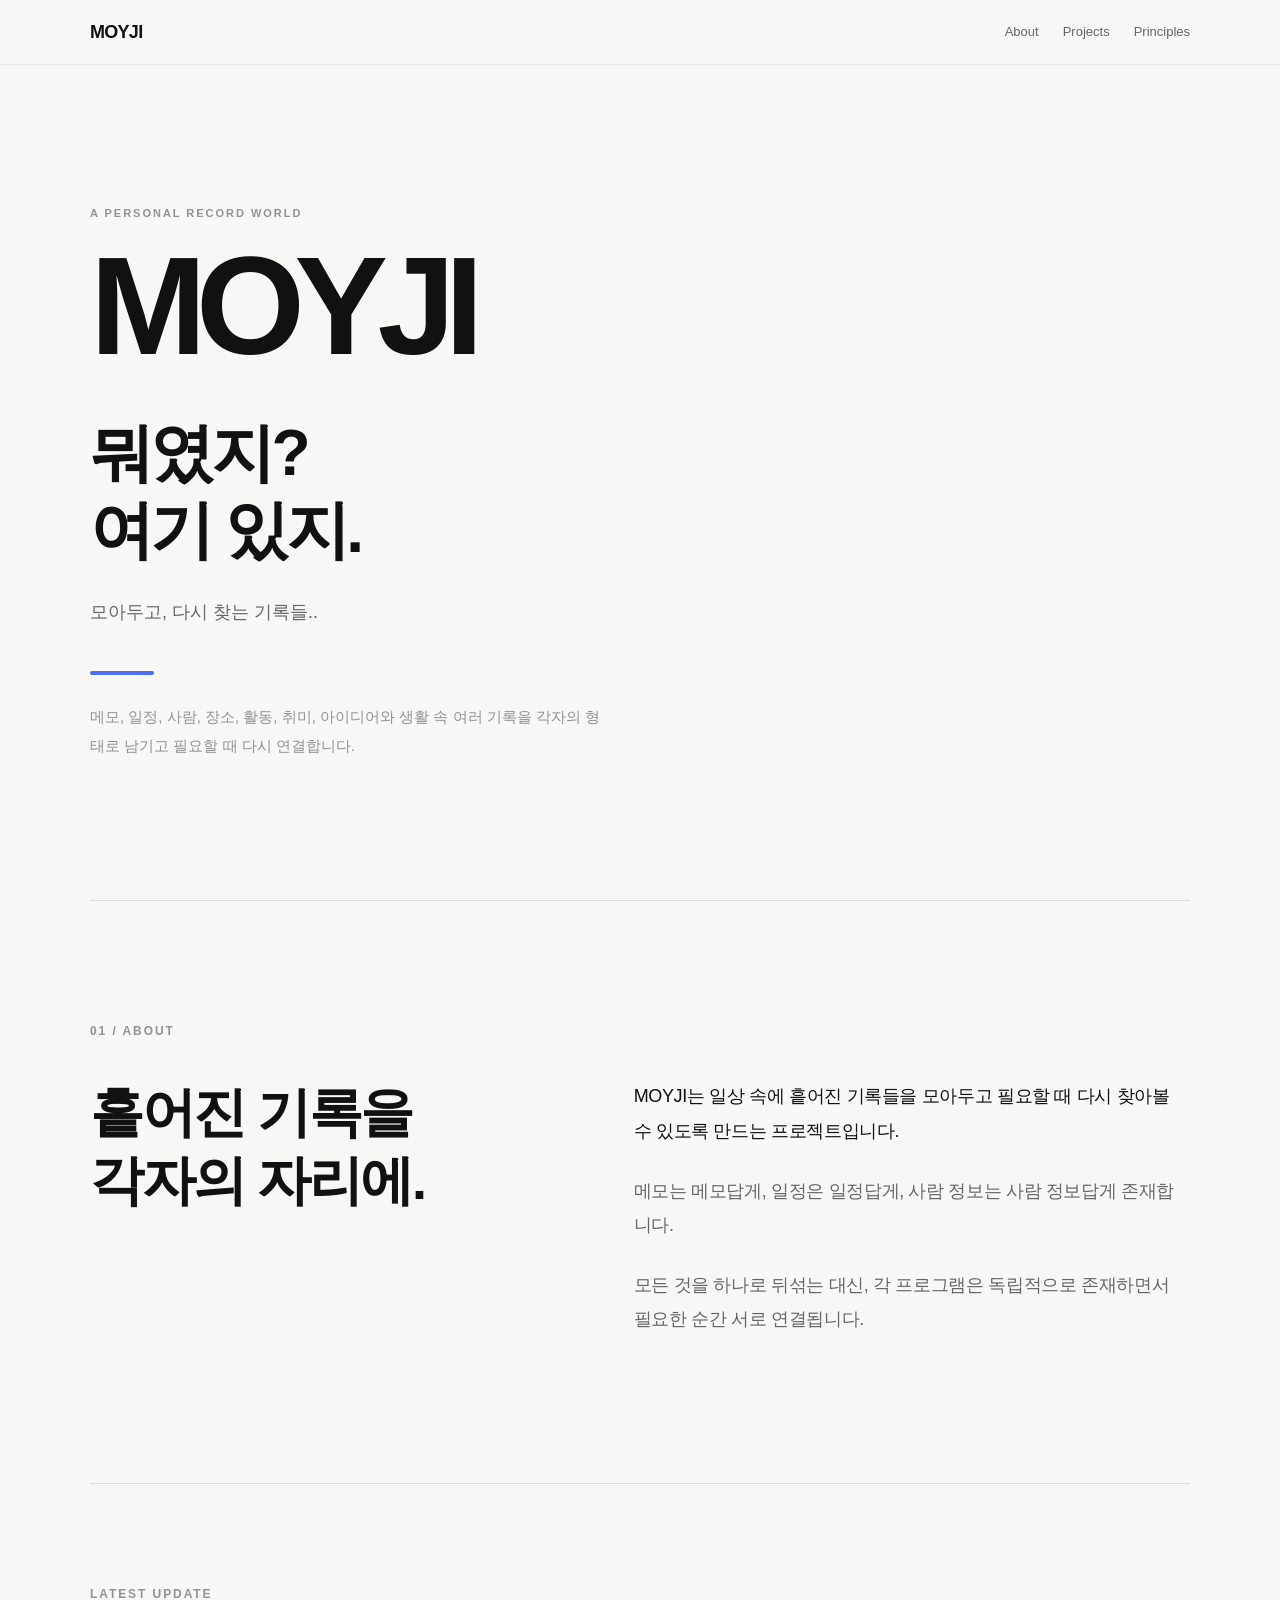
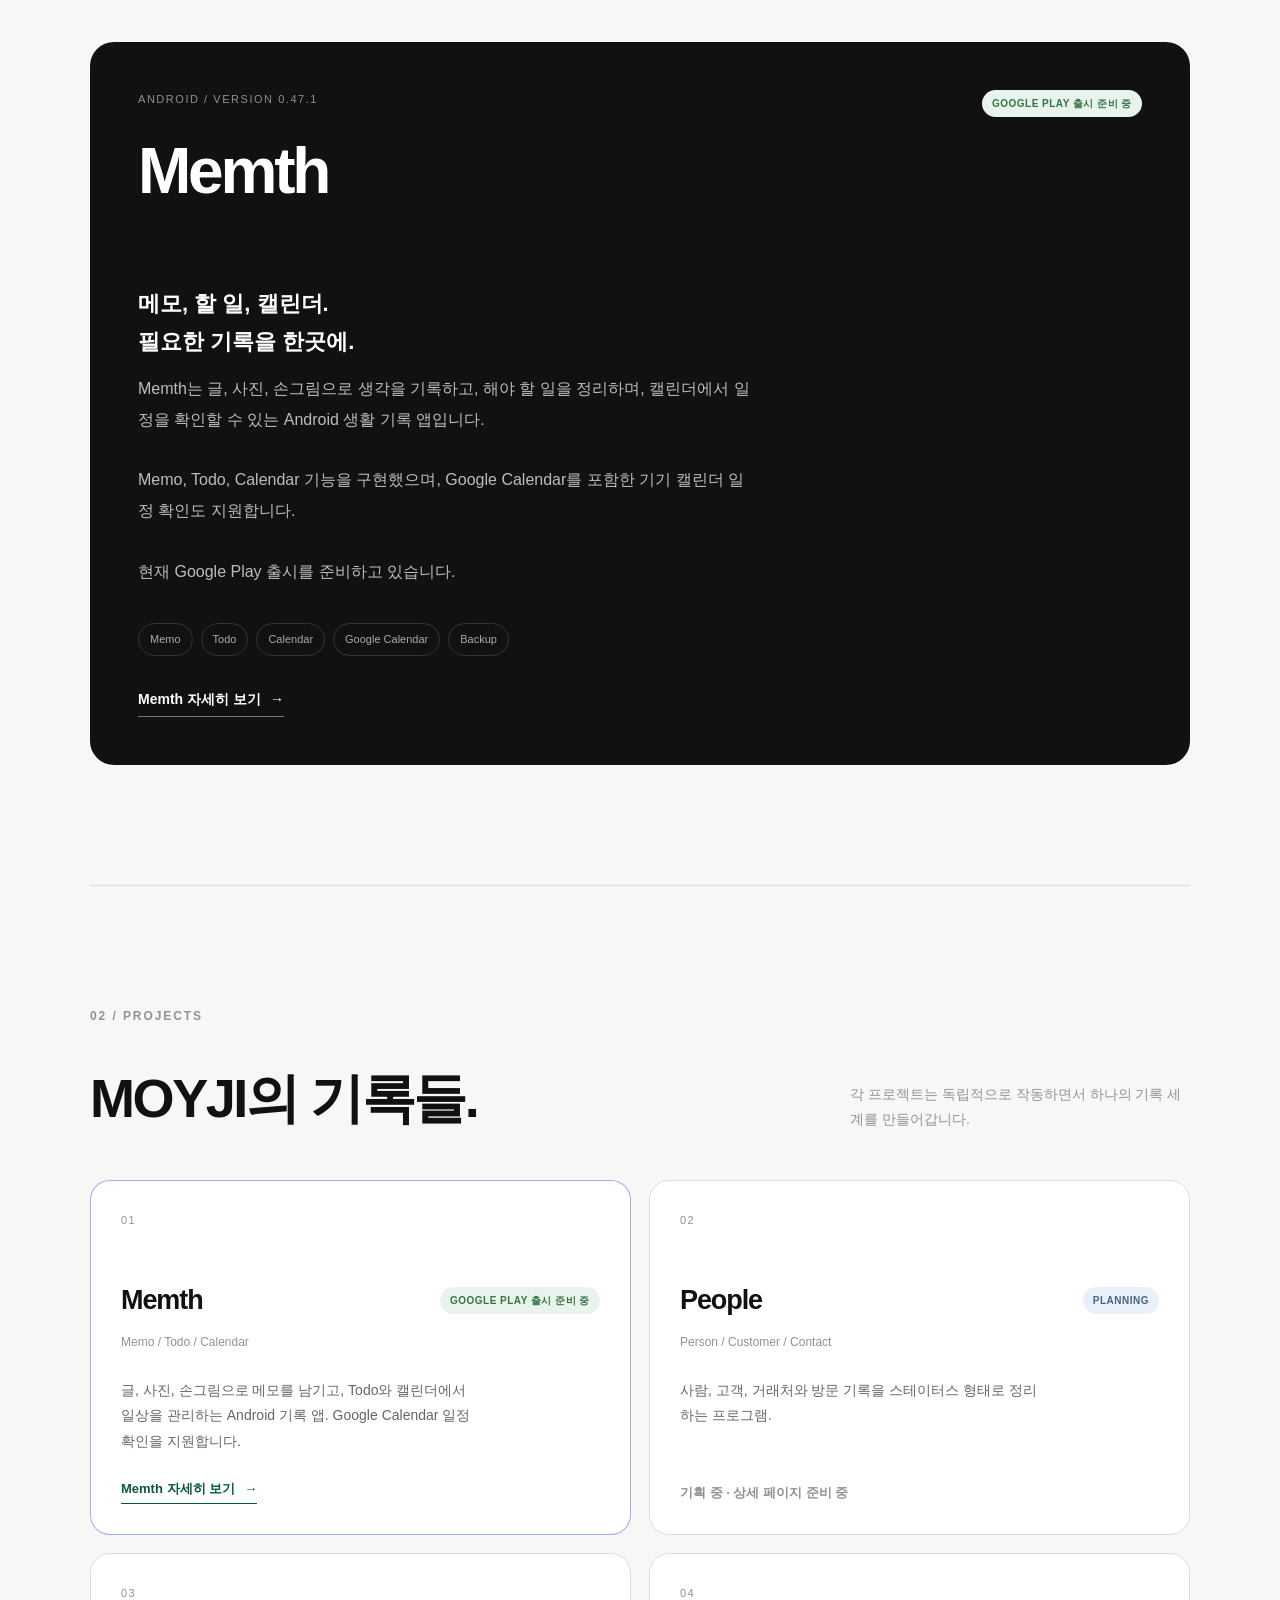
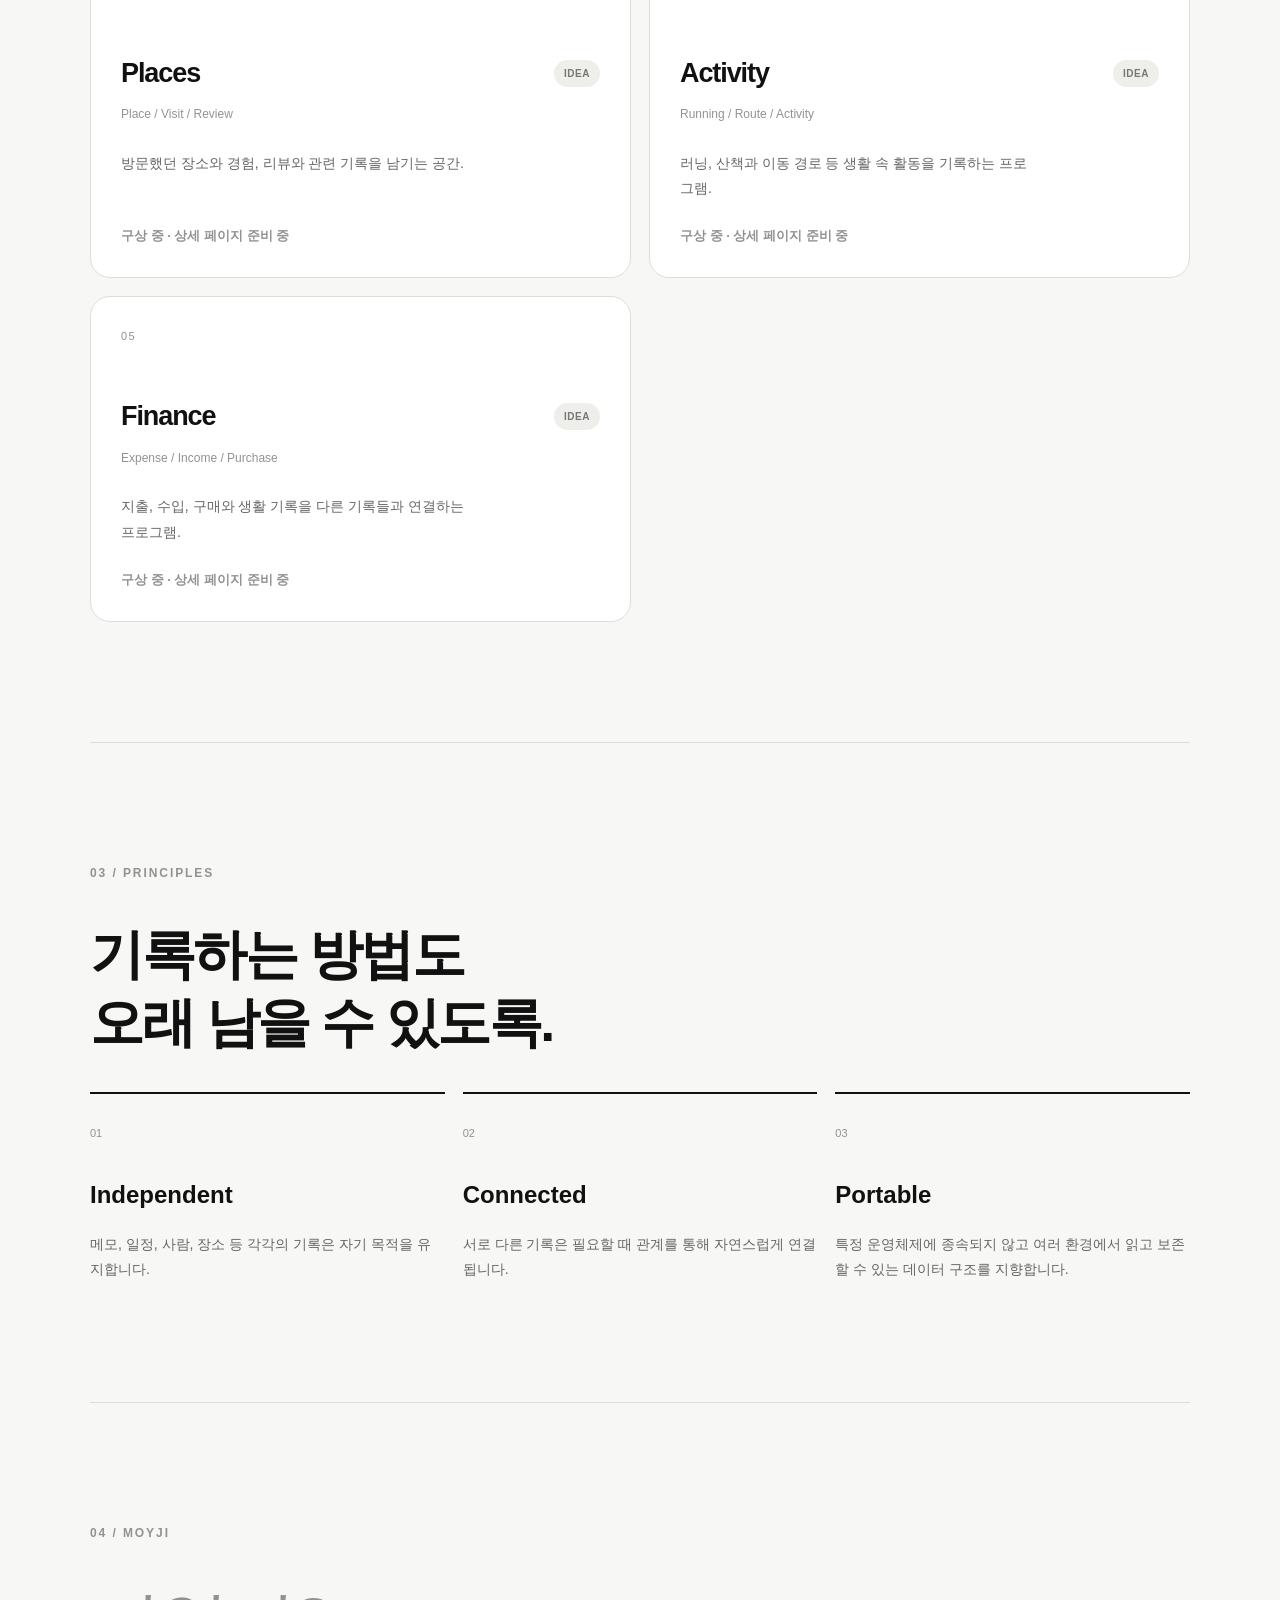
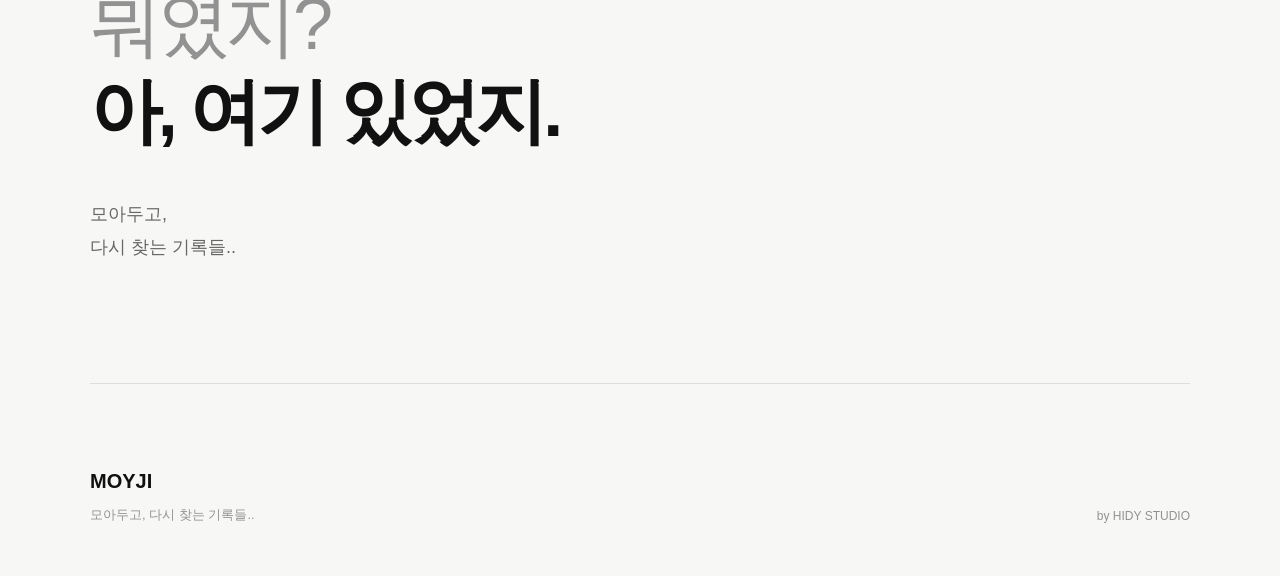
<file: index.html>
<!DOCTYPE html>
<html lang="ko">

<head>
  <meta charset="UTF-8">
  <meta name="viewport" content="width=device-width, initial-scale=1.0">

  <title>MOYJI — 모아두고, 다시 찾는 기록들..</title>

  <meta
    name="description"
    content="MOYJI — 뭐였지? 여기 있지. 모아두고, 다시 찾는 기록들.."
  >

  <link rel="icon" href="favicon.svg" type="image/svg+xml">
  <link rel="stylesheet" href="style.css">

  <style>

    /* MEMTH LINK */

    .memth-link {
      display: inline-flex;
      align-items: center;
      gap: 9px;
      margin-top: 24px;
      padding-bottom: 3px;
      color: #07593c;
      font-size: 13px;
      font-weight: 700;
      text-decoration: none;
      border-bottom: 1px solid currentColor;
    }

    .memth-link:hover {
      color: #043c28;
    }

    /* LATEST UPDATE LINK */

    .focus-link {
      display: inline-flex;
      align-items: center;
      gap: 9px;
      align-self: flex-start;
      margin-top: 32px;
      padding-bottom: 5px;
      color: #ffffff;
      font-size: 14px;
      font-weight: 700;
      text-decoration: none;
      border-bottom: 1px solid #777777;
    }

    .focus-link:hover {
      color: #bde3ce;
      border-color: #bde3ce;
    }

    /* PROJECT CARD FOOTER */

    .project-card {
      display: flex;
      flex-direction: column;
    }

    .project-card .memth-link {
      align-self: flex-start;
      margin-top: auto;
      padding-top: 24px;
    }

    .project-note {
      margin-top: auto;
      padding-top: 24px;
      color: #929292;
      font-size: 13px;
      font-weight: 600;
    }

  </style>

</head>

<body>

  <!-- NAVIGATION -->

  <nav class="top-nav">

    <div class="nav-inner">

      <a class="nav-logo" href="#top">
        MOYJI
      </a>

      <div class="nav-links">
        <a href="#about">About</a>
        <a href="#projects">Projects</a>
        <a href="#principles">Principles</a>
      </div>

    </div>

  </nav>


  <main id="top">


    <!-- HERO -->

    <header class="hero">

      <p class="eyebrow">
        A PERSONAL RECORD WORLD
      </p>

      <h1 class="hero-logo">
        MOYJI
      </h1>

      <h2 class="catchphrase">
        뭐였지?<br>
        여기 있지.
      </h2>

      <p class="tagline">
        모아두고, 다시 찾는 기록들..
      </p>

      <div class="accent-line"></div>

      <p class="hero-description">
        메모, 일정, 사람, 장소, 활동, 취미,
        아이디어와 생활 속 여러 기록을
        각자의 형태로 남기고 필요할 때 다시 연결합니다.
      </p>

    </header>


    <!-- ABOUT -->

    <section id="about" class="section">

      <div class="section-label">
        01 / ABOUT
      </div>

      <div class="about-layout">

        <h2 class="section-heading">
          흩어진 기록을<br>
          각자의 자리에.
        </h2>

        <div class="about-content">

          <p>
            MOYJI는 일상 속에 흩어진 기록들을
            모아두고 필요할 때 다시 찾아볼 수 있도록
            만드는 프로젝트입니다.
          </p>

          <p class="muted">
            메모는 메모답게,
            일정은 일정답게,
            사람 정보는 사람 정보답게 존재합니다.
          </p>

          <p class="muted">
            모든 것을 하나로 뒤섞는 대신,
            각 프로그램은 독립적으로 존재하면서
            필요한 순간 서로 연결됩니다.
          </p>

        </div>

      </div>

    </section>


    <!-- LATEST UPDATE : MEMTH -->

    <section class="section focus-section">

      <div class="section-label">
        LATEST UPDATE
      </div>

      <div class="focus-card">

        <div class="focus-top">

          <div>

            <p class="focus-caption">
              ANDROID / VERSION 0.47.1
            </p>

            <h2>
              Memth
            </h2>

          </div>

          <span class="status developing">
            Google Play 출시 준비 중
          </span>

        </div>

        <p class="focus-title">
          메모, 할 일, 캘린더.<br>
          필요한 기록을 한곳에.
        </p>

        <p class="focus-description">
          Memth는 글, 사진, 손그림으로 생각을 기록하고,
          해야 할 일을 정리하며,
          캘린더에서 일정을 확인할 수 있는
          Android 생활 기록 앱입니다.
          <br><br>
          Memo, Todo, Calendar 기능을 구현했으며,
          Google Calendar를 포함한 기기 캘린더
          일정 확인도 지원합니다.
          <br><br>
          현재 Google Play 출시를 준비하고 있습니다.
        </p>

        <div class="focus-tags">

          <span>Memo</span>
          <span>Todo</span>
          <span>Calendar</span>
          <span>Google Calendar</span>
          <span>Backup</span>

        </div>

        <a class="focus-link" href="memth.html">
          Memth 자세히 보기
          <span aria-hidden="true">→</span>
        </a>

      </div>

    </section>


    <!-- PROJECTS -->

    <section id="projects" class="section">

      <div class="section-label">
        02 / PROJECTS
      </div>

      <div class="section-head">

        <h2 class="section-heading">
          MOYJI의 기록들.
        </h2>

        <p>
          각 프로젝트는 독립적으로 작동하면서
          하나의 기록 세계를 만들어갑니다.
        </p>

      </div>


      <div class="projects">


        <!-- MEMTH -->

        <article class="project-card highlight">

          <div class="project-number">
            01
          </div>

          <div class="project-head">

            <h3>Memth</h3>

            <span class="status developing">
              Google Play 출시 준비 중
            </span>

          </div>

          <p class="project-category">
            Memo / Todo / Calendar
          </p>

          <p class="project-description">
            글, 사진, 손그림으로 메모를 남기고,
            Todo와 캘린더에서 일상을 관리하는
            Android 기록 앱.
            Google Calendar 일정 확인을 지원합니다.
          </p>

          <a class="memth-link" href="memth.html">
            Memth 자세히 보기
            <span aria-hidden="true">→</span>
          </a>

        </article>


        <!-- PEOPLE -->

        <article class="project-card">

          <div class="project-number">
            02
          </div>

          <div class="project-head">

            <h3>People</h3>

            <span class="status planning">
              Planning
            </span>

          </div>

          <p class="project-category">
            Person / Customer / Contact
          </p>

          <p class="project-description">
            사람, 고객, 거래처와 방문 기록을
            스테이터스 형태로 정리하는 프로그램.
          </p>

          <div class="project-note">
            기획 중 · 상세 페이지 준비 중
          </div>

        </article>


        <!-- PLACES -->

        <article class="project-card">

          <div class="project-number">
            03
          </div>

          <div class="project-head">

            <h3>Places</h3>

            <span class="status idea">
              Idea
            </span>

          </div>

          <p class="project-category">
            Place / Visit / Review
          </p>

          <p class="project-description">
            방문했던 장소와 경험,
            리뷰와 관련 기록을 남기는 공간.
          </p>

          <div class="project-note">
            구상 중 · 상세 페이지 준비 중
          </div>

        </article>


        <!-- ACTIVITY -->

        <article class="project-card">

          <div class="project-number">
            04
          </div>

          <div class="project-head">

            <h3>Activity</h3>

            <span class="status idea">
              Idea
            </span>

          </div>

          <p class="project-category">
            Running / Route / Activity
          </p>

          <p class="project-description">
            러닝, 산책과 이동 경로 등
            생활 속 활동을 기록하는 프로그램.
          </p>

          <div class="project-note">
            구상 중 · 상세 페이지 준비 중
          </div>

        </article>


        <!-- FINANCE -->

        <article class="project-card">

          <div class="project-number">
            05
          </div>

          <div class="project-head">

            <h3>Finance</h3>

            <span class="status idea">
              Idea
            </span>

          </div>

          <p class="project-category">
            Expense / Income / Purchase
          </p>

          <p class="project-description">
            지출, 수입, 구매와 생활 기록을
            다른 기록들과 연결하는 프로그램.
          </p>

          <div class="project-note">
            구상 중 · 상세 페이지 준비 중
          </div>

        </article>

      </div>

    </section>


    <!-- PRINCIPLES -->

    <section id="principles" class="section">

      <div class="section-label">
        03 / PRINCIPLES
      </div>

      <h2 class="section-heading">
        기록하는 방법도<br>
        오래 남을 수 있도록.
      </h2>

      <div class="principles">

        <article class="principle">

          <span class="principle-number">01</span>

          <h3>Independent</h3>

          <p>
            메모, 일정, 사람, 장소 등
            각각의 기록은 자기 목적을 유지합니다.
          </p>

        </article>


        <article class="principle">

          <span class="principle-number">02</span>

          <h3>Connected</h3>

          <p>
            서로 다른 기록은 필요할 때
            관계를 통해 자연스럽게 연결됩니다.
          </p>

        </article>


        <article class="principle">

          <span class="principle-number">03</span>

          <h3>Portable</h3>

          <p>
            특정 운영체제에 종속되지 않고
            여러 환경에서 읽고 보존할 수 있는
            데이터 구조를 지향합니다.
          </p>

        </article>

      </div>

    </section>


    <!-- PHILOSOPHY -->

    <section class="section philosophy">

      <div class="section-label">
        04 / MOYJI
      </div>

      <blockquote>

        <span>뭐였지?</span>

        <strong>
          아, 여기 있었지.
        </strong>

      </blockquote>

      <p>
        모아두고,<br>
        다시 찾는 기록들..
      </p>

    </section>


    <!-- FOOTER -->

    <footer>

      <div class="footer-brand">

        <strong>MOYJI</strong>

        <p>
          모아두고, 다시 찾는 기록들..
        </p>

      </div>

      <div class="footer-right">

        <span>
          by HIDY STUDIO
        </span>

      </div>

    </footer>

  </main>

</body>

</html>
</file>
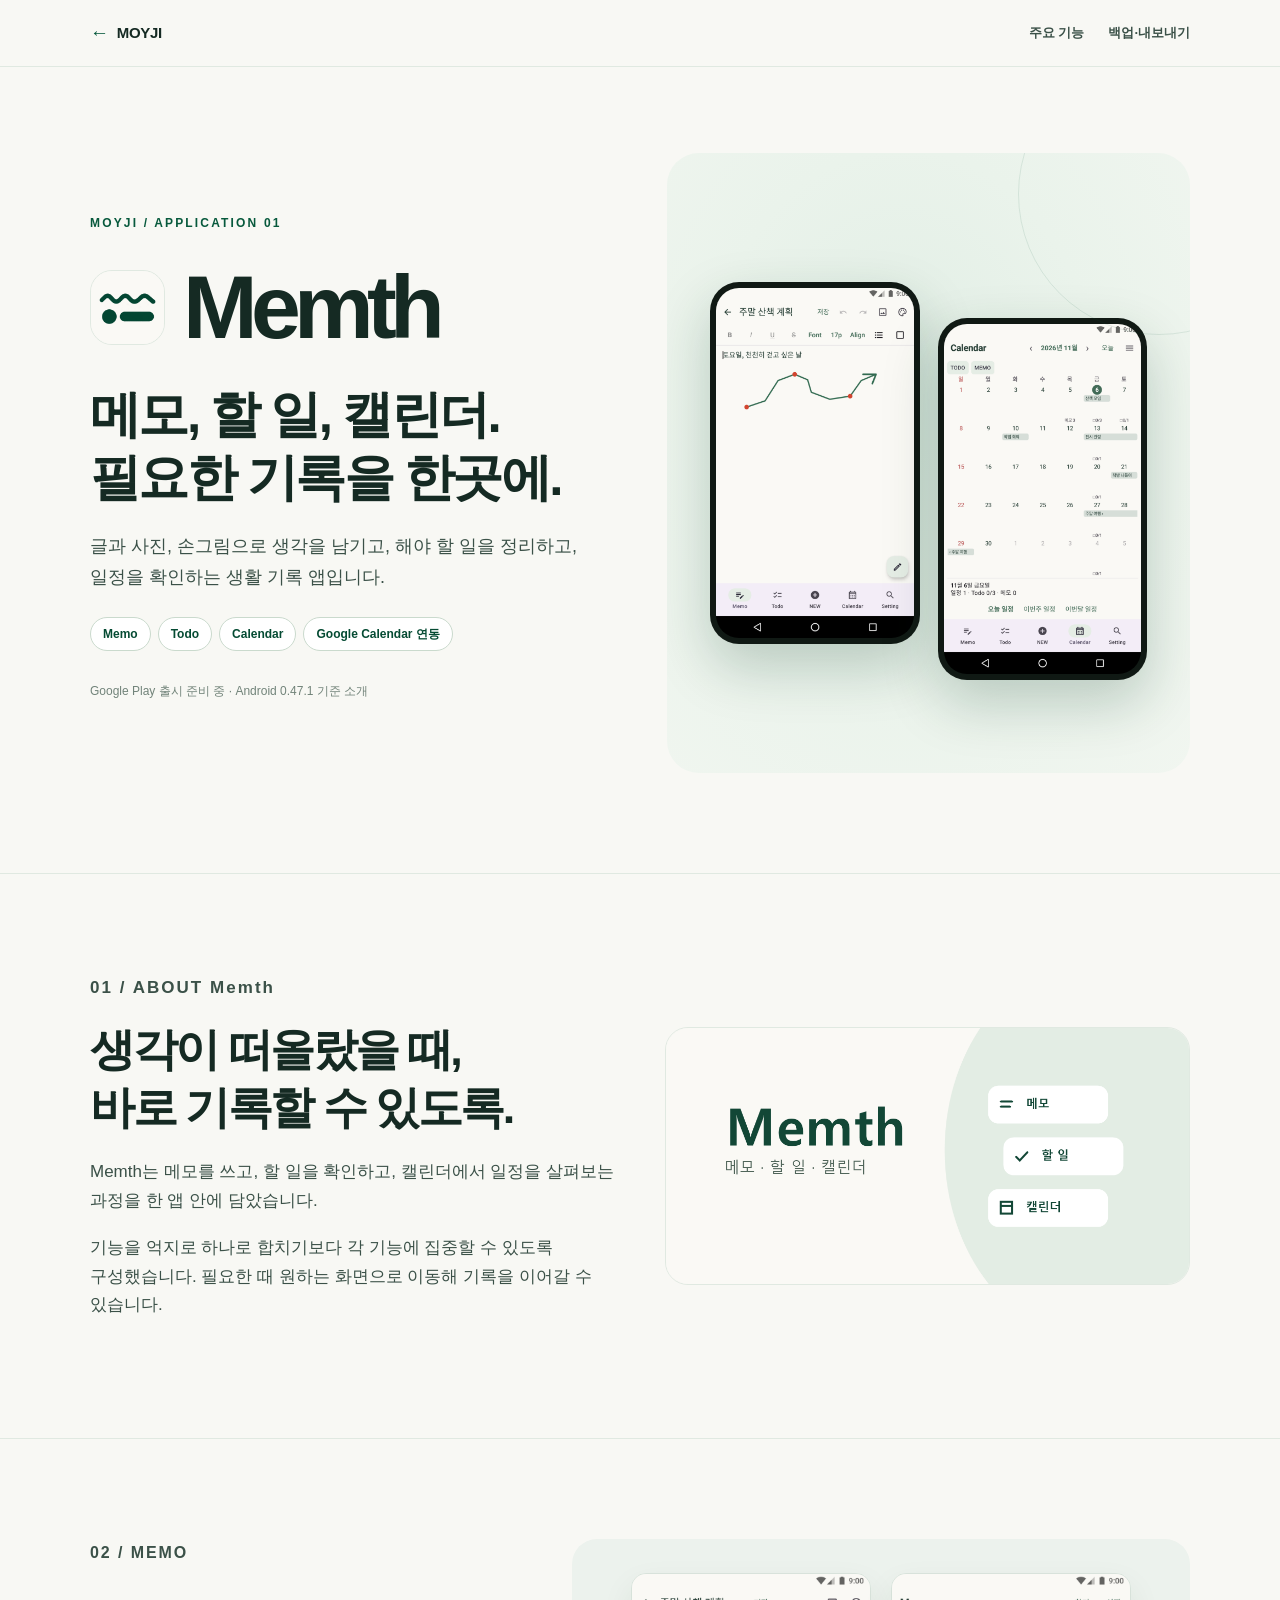
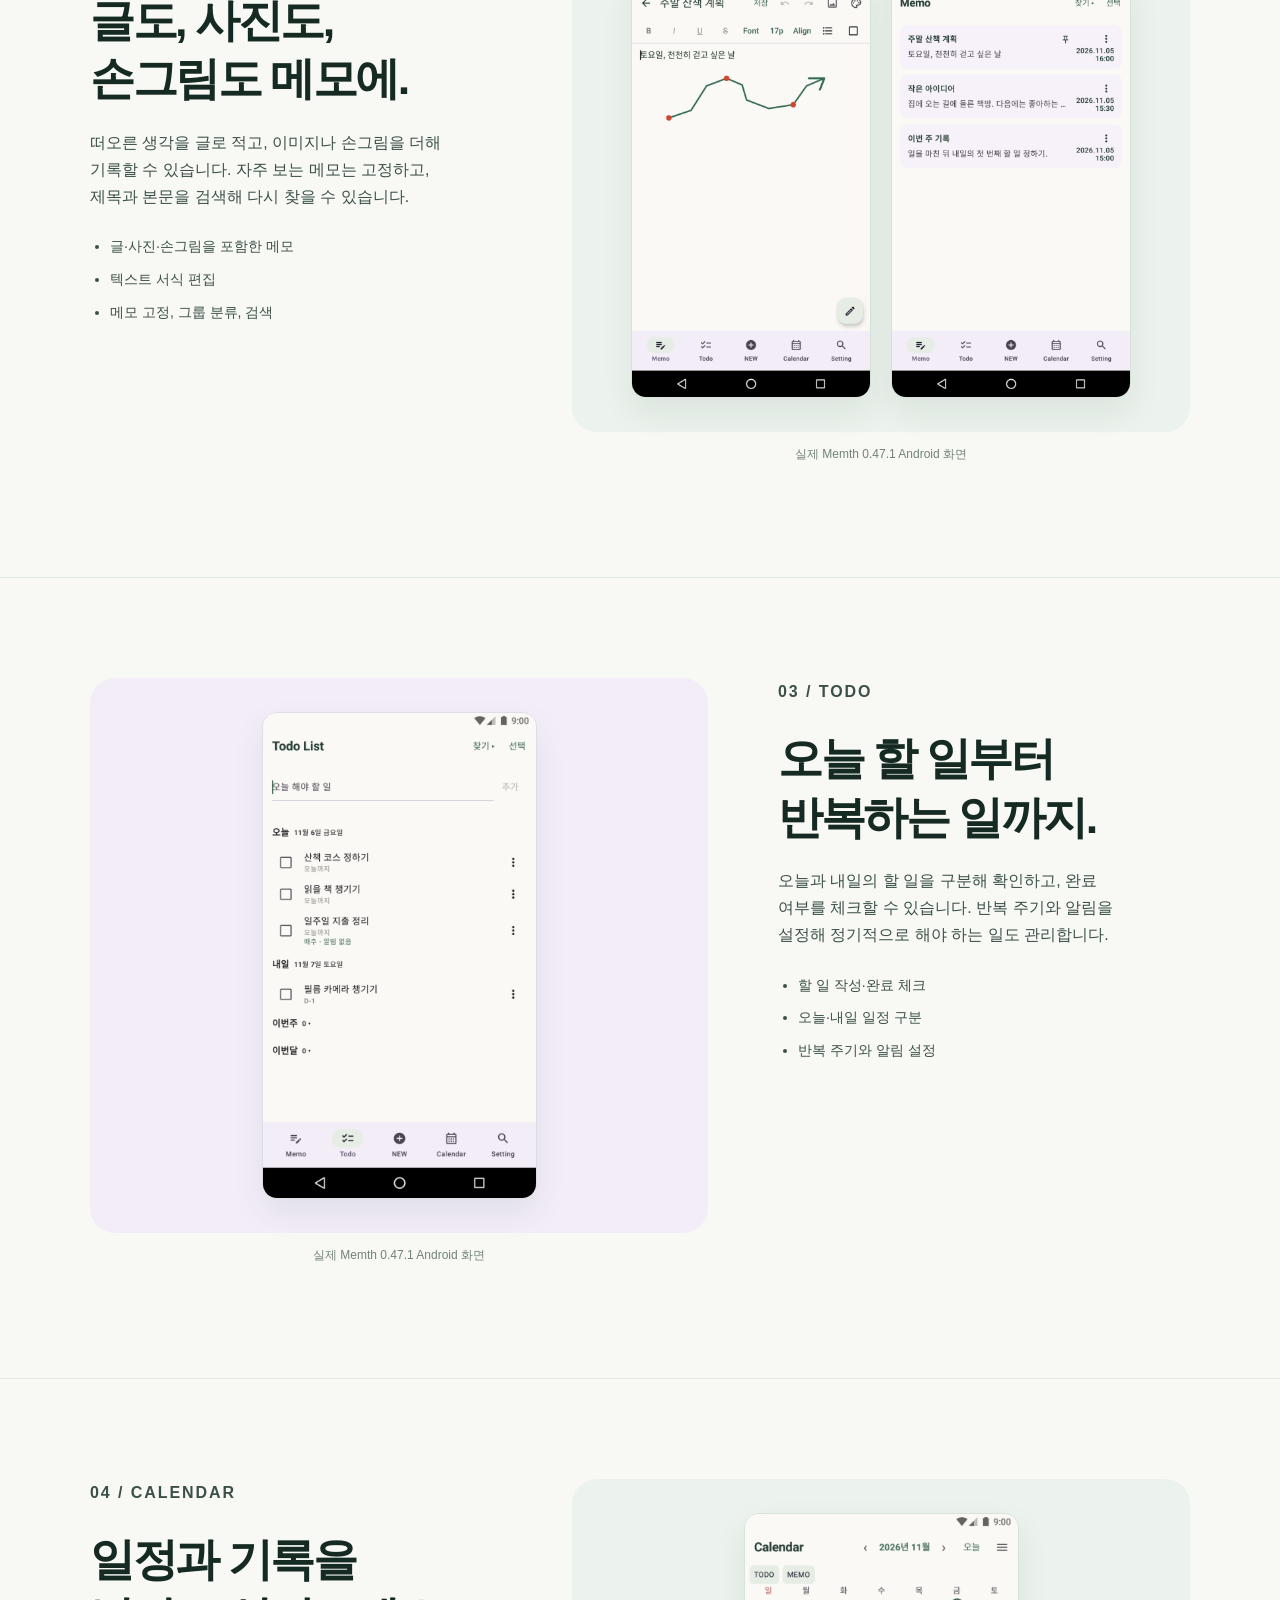
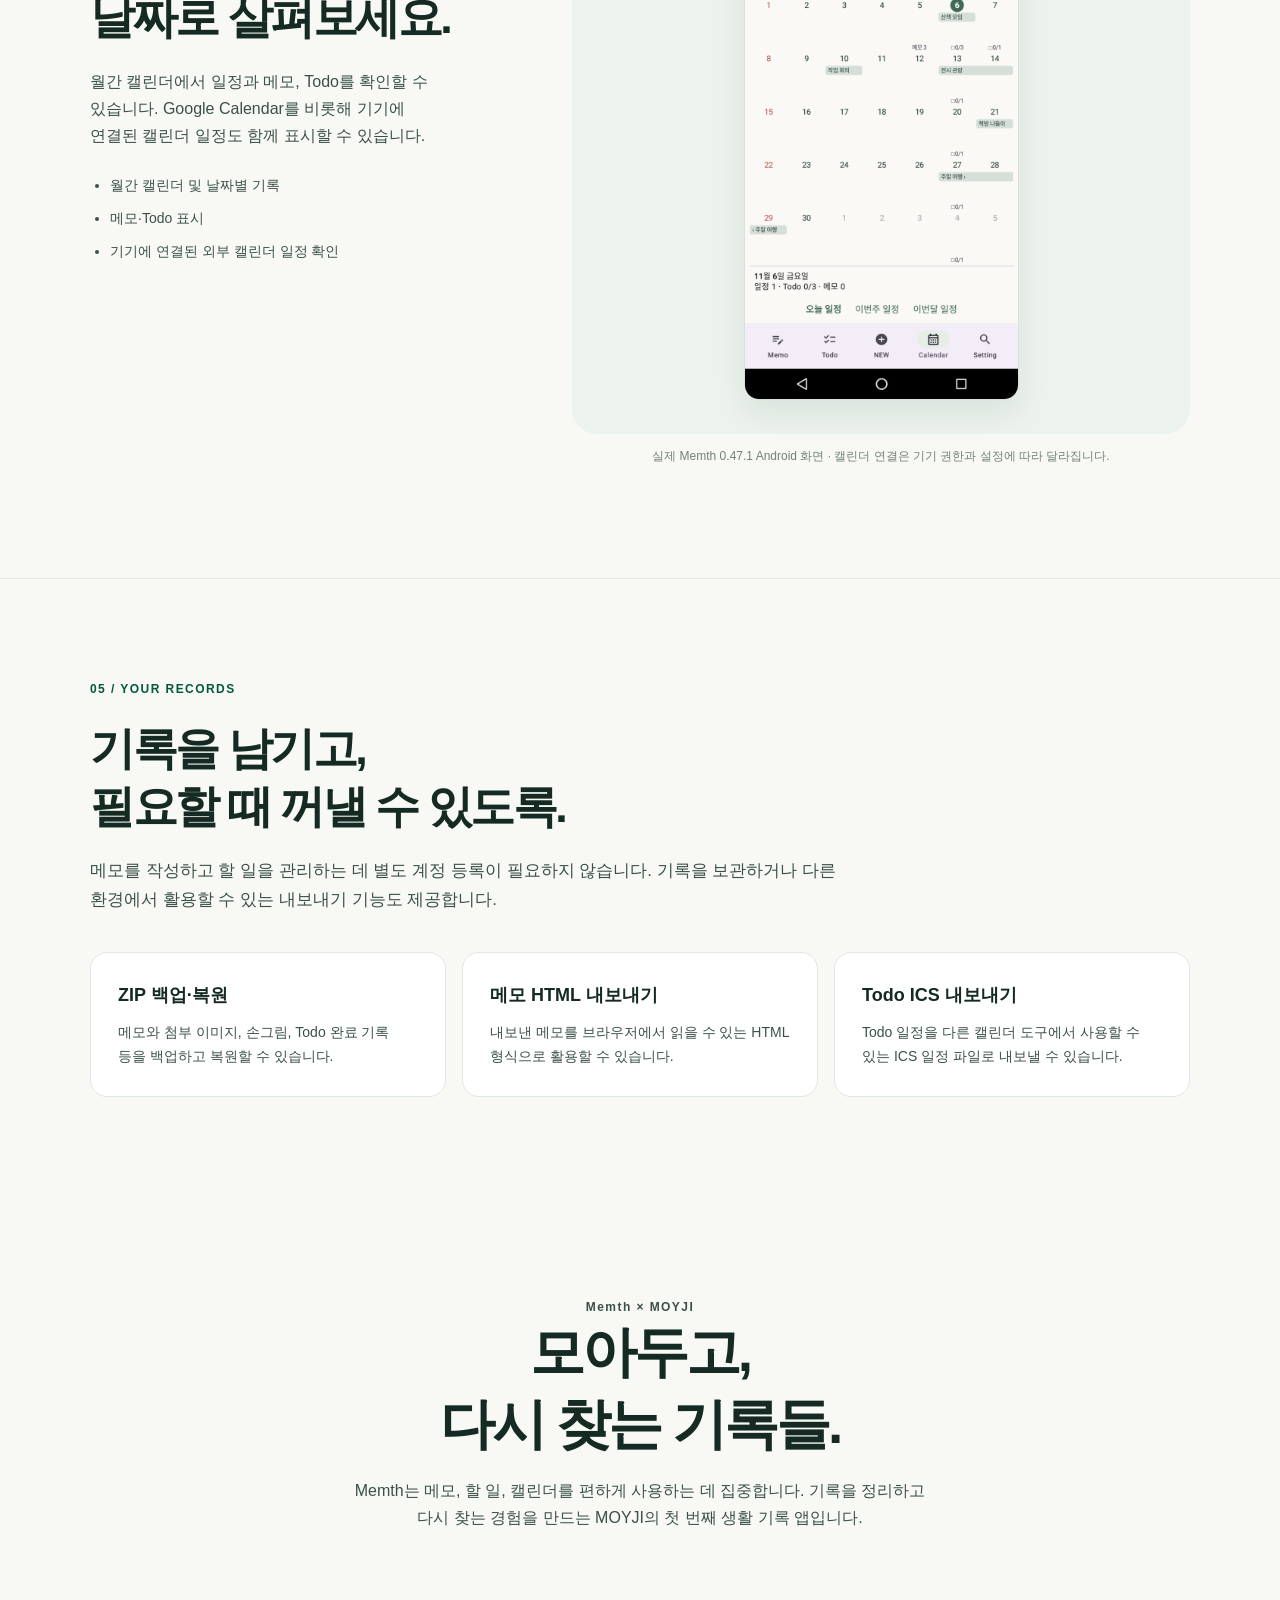
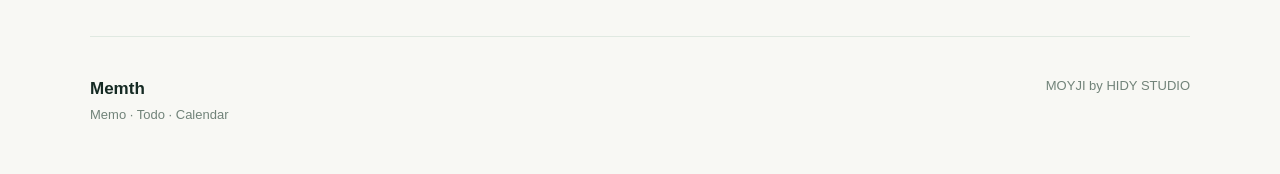
<file: memth.html>
<!DOCTYPE html>
<html lang="ko">
<head>
  <meta charset="UTF-8">
  <meta name="viewport" content="width=device-width, initial-scale=1.0">
  <meta name="description" content="Memth — 메모, 할 일, 캘린더를 한곳에서. 사진과 손그림 메모, 반복 할 일, Google Calendar 일정 확인, ZIP 백업까지.">
  <meta name="theme-color" content="#f8f8f4">
  <title>Memth — 메모 · 할 일 · 캘린더 | MOYJI</title>
  <link rel="icon" href="icon-512.png" type="image/png">
  <style>
    :root {
      --bg: #f8f8f4;
      --white: #ffffff;
      --ink: #152a23;
      --body: #3b5148;
      --muted: #718379;
      --line: #e0e9e1;
      --green: #07593c;
      --green-deep: #054b33;
      --mint: #e9f2eb;
      --lilac: #f3edf8;
    }
    * { box-sizing: border-box; }
    html { scroll-behavior: smooth; scroll-padding-top: 88px; }
    body { margin: 0; background: var(--bg); color: var(--ink); font-family: -apple-system, BlinkMacSystemFont, "Apple SD Gothic Neo", "Malgun Gothic", "Noto Sans KR", sans-serif; line-height: 1.7; word-break: keep-all; }
    a { color: inherit; }
    img { display: block; max-width: 100%; height: auto; }
    .wrap { width: min(1100px, calc(100% - 48px)); margin: 0 auto; }
    .top { position: sticky; top: 0; z-index: 20; background: rgba(248,248,244,.94); backdrop-filter: blur(14px); border-bottom: 1px solid var(--line); }
    .top-inner { min-height: 66px; display: flex; justify-content: space-between; align-items: center; gap: 20px; }
    .home { display: inline-flex; align-items: center; gap: 8px; text-decoration: none; font-size: 15px; font-weight: 800; letter-spacing: -.02em; }
    .home span:first-child { color: var(--green); font-size: 19px; }
    .top-links { display: flex; flex-wrap: wrap; gap: 24px; }
    .top-links a { text-decoration: none; color: var(--body); font-size: 13px; font-weight: 600; }
    .top-links a:hover, .home:hover { color: var(--green); }
    .hero { padding: 86px 0 100px; display: grid; grid-template-columns: minmax(0, 1fr) minmax(0, 1fr); align-items: center; gap: 54px; }
    .eyebrow { text-transform: uppercase; color: var(--green); font-size: 12px; font-weight: 800; letter-spacing: .18em; margin: 0 0 30px; }
    .brandline { display: flex; gap: 18px; align-items: center; margin-bottom: 30px; }
    .brandicon { width: 75px; height: 75px; border-radius: 22px; background: white; border: 1px solid var(--line); object-fit: cover; }
    .brandname { margin: 0; font-size: clamp(56px, 7vw, 90px); line-height: 1; letter-spacing: -.075em; font-weight: 800; }
    .hero h2 { margin: 0 0 22px; font-size: clamp(33px, 4vw, 52px); line-height: 1.24; letter-spacing: -.05em; font-weight: 800; }
    .hero-desc { max-width: 520px; margin: 0 0 24px; color: var(--body); font-size: 18px; }
    .pill-list { display: flex; flex-wrap: wrap; gap: 7px; }
    .pill { border: 1px solid #cadacd; background: var(--white); color: var(--green-deep); border-radius: 999px; padding: 6px 12px; font-size: 12px; font-weight: 700; }
    .hero-note { margin-top: 30px; color: var(--muted); font-size: 12px; }
    .visual { min-width: 0; position: relative; min-height: 620px; border-radius: 32px; background: radial-gradient(ellipse at 45% 40%, #e1eee5 0, #eaf3eb 48%, #f1f6f0 100%); overflow: hidden; display: flex; justify-content: center; align-items: center; gap: 18px; padding: 44px 18px; }
    .visual::after { content: ""; position: absolute; width: 280px; height: 280px; border: 1px solid rgba(10,90,58,.10); border-radius: 50%; right: -110px; top: -100px; }
    .phone { position: relative; width: 43%; min-width: 0; max-width: 225px; padding: 6px; background: #101914; border-radius: 29px; box-shadow: 0 23px 55px rgba(8, 61, 35, .22); overflow: hidden; }
    .phone img { border-radius: 23px; width: 100%; height: auto; }
    .phone.second { transform: translateY(36px); }
    .section { border-top: 1px solid var(--line); padding: 100px 0; }
    .section-label { margin: 0 0 20px; color: var(--green); font-size: 12px; font-weight: 800; letter-spacing: .12em; }
    .section h2 { margin: 0 0 20px; font-size: clamp(28px, 4vw, 45px); letter-spacing: -.055em; line-height: 1.3; }
    .lead { margin: 0 0 38px; max-width: 780px; color: var(--body); font-size: 17px; }
    .intro { display: grid; grid-template-columns: minmax(0, 1fr) minmax(0, 1fr); gap: 50px; align-items: center; }
    .intro p { color: var(--body); font-size: 17px; margin: 0 0 18px; }
    .intro > *, .feature > *, .hero > * { min-width: 0; }
    .intro img { height: auto; min-width: 0; border: 1px solid var(--line); background: white; border-radius: 23px; width: 100%; }
    .feature { display: grid; grid-template-columns: minmax(0, .8fr) minmax(0, 1.2fr); gap: 70px; align-items: start; }
    .feature.reverse { grid-template-columns: minmax(0, 1.2fr) minmax(0, .8fr); }
    .feature.reverse .feature-copy { order: 2; }
    .feature.reverse .screen-area { order: 1; }
    .feature-copy { min-width: 0; position: sticky; top: 115px; }
    .feature-copy p { color: var(--body); font-size: 16px; max-width: 365px; margin: 0 0 25px; }
    .feature-list { padding-left: 20px; color: var(--body); font-size: 14px; }
    .feature-list li { margin: 9px 0; }
    .screen-area { min-width: 0; width: 100%; background: #ecf2ed; border-radius: 25px; padding: 34px; display: flex; justify-content: center; align-items: flex-start; gap: 20px; }
    .screen-area.lilac { background: var(--lilac); }
    .screen-area img { width: min(100%, 275px); border-radius: 15px; border: 1px solid rgba(18,64,40,.09); box-shadow: 0 14px 32px rgba(14,65,35,.08); }
    .screen-area.pair img { width: min(46%, 240px); }
    .screen-caption { margin-top: 12px; text-align: center; color: var(--muted); font-size: 12px; }
    .small-features { display: grid; grid-template-columns: repeat(3, minmax(0,1fr)); gap: 16px; margin-top: 32px; }
    .small-card { background: var(--white); border: 1px solid var(--line); padding: 27px; border-radius: 17px; }
    .small-card strong { display: block; font-size: 18px; margin-bottom: 10px; }
    .small-card p { margin: 0; color: var(--body); font-size: 14px; }
    .ending { text-align: center; padding: 100px 0 105px; }
    .ending h2 { font-size: clamp(34px,5vw,55px); line-height: 1.3; letter-spacing: -.055em; margin: 0 0 17px; }
    .ending p { max-width: 580px; margin: 0 auto; color: var(--body); }
    footer { border-top: 1px solid var(--line); padding: 38px 0 48px; display: flex; justify-content: space-between; gap: 20px; color: var(--muted); font-size: 13px; }
    footer strong { color: var(--ink); font-size: 17px; }
    @media (max-width: 850px) {
      .hero { grid-template-columns: 1fr; padding: 65px 0 85px; }
      .visual { min-height: 500px; max-width: 640px; width: 100%; margin: auto; }
      .intro, .feature, .feature.reverse { grid-template-columns: 1fr; gap: 30px; }
      .feature.reverse .feature-copy, .feature.reverse .screen-area { order: initial; }
      .feature-copy { min-width: 0; position: static; }
      .intro img { max-width: 640px; }
      .small-features { grid-template-columns: 1fr 1fr; }
    }
    @media (max-width: 560px) {
      .wrap { width: min(100% - 32px, 1100px); }
      .top-inner { min-height: 62px; }
      .top-links { gap: 15px; }
      .top-links a { font-size: 12px; }
      .hero { gap: 40px; }
      .brandline { gap: 12px; }
      .brandicon { width: 60px; height: 60px; border-radius: 18px; }
      .hero-desc { font-size: 16px; }
      .visual { min-height: 400px; border-radius: 23px; padding: 26px 14px; gap: 11px; }
      .phone { padding: 4px; border-radius: 20px; }
      .phone img { border-radius: 16px; }
      .section { padding: 74px 0; }
      .screen-area { padding: 20px 13px; gap: 10px; border-radius: 20px; }
      .screen-area img { max-width: 240px; }
      .small-features { grid-template-columns: 1fr; }
      footer { flex-direction: column; gap: 10px; }
    }
    @media (prefers-reduced-motion: reduce) { html { scroll-behavior: auto; } }
  </style>
</head>
<body>
  <nav class="top" aria-label="상단 메뉴">
    <div class="wrap top-inner">
      <a class="home" href="index.html"><span aria-hidden="true">←</span><span>MOYJI</span></a>
      <div class="top-links"><a href="#features">주요 기능</a><a href="#backup">백업·내보내기</a></div>
    </div>
  </nav>

  <main>
    <header class="wrap hero">
      <div>
        <p class="eyebrow">MOYJI / APPLICATION 01</p>
        <div class="brandline"><img class="brandicon" src="icon-512.png" width="75" height="75" alt="Memth 앱 아이콘"><h1 class="brandname">Memth</h1></div>
        <h2>메모, 할 일, 캘린더.<br>필요한 기록을 한곳에.</h2>
        <p class="hero-desc">글과 사진, 손그림으로 생각을 남기고, 해야 할 일을 정리하고, 일정을 확인하는 생활 기록 앱입니다.</p>
        <div class="pill-list"><span class="pill">Memo</span><span class="pill">Todo</span><span class="pill">Calendar</span><span class="pill">Google Calendar 연동</span></div>
        <p class="hero-note">Google Play 출시 준비 중 · Android 0.47.1 기준 소개</p>
      </div>
      <div class="visual" aria-label="Memth 실제 앱 화면 미리보기">
        <div class="phone"><img src="01-memo-editor.png" width="1440" height="2560" alt="글과 산책 경로 손그림을 함께 기록한 Memth 메모 편집 화면"></div>
        <div class="phone second"><img src="04-calendar.png" width="1440" height="2560" alt="메모와 할 일, 일정을 표시하는 Memth 월간 캘린더 화면"></div>
      </div>
    </header>

    <section class="section" aria-labelledby="about-title">
      <div class="wrap intro">
        <div>
          <p class="section-label">01 / ABOUT Memth</p>
          <h2 id="about-title">생각이 떠올랐을 때,<br>바로 기록할 수 있도록.</h2>
          <p>Memth는 메모를 쓰고, 할 일을 확인하고, 캘린더에서 일정을 살펴보는 과정을 한 앱 안에 담았습니다.</p>
          <p>기능을 억지로 하나로 합치기보다 각 기능에 집중할 수 있도록 구성했습니다. 필요한 때 원하는 화면으로 이동해 기록을 이어갈 수 있습니다.</p>
        </div>
        <img src="feature-graphic-1024x500.png" width="1024" height="500" alt="Memth — 메모, 할 일, 캘린더를 나타내는 소개 이미지">
      </div>
    </section>

    <section id="features" class="section" aria-labelledby="features-title">
      <div class="wrap feature">
        <div class="feature-copy">
          <p class="section-label">02 / MEMO</p>
          <h2 id="features-title">글도, 사진도,<br>손그림도 메모에.</h2>
          <p>떠오른 생각을 글로 적고, 이미지나 손그림을 더해 기록할 수 있습니다. 자주 보는 메모는 고정하고, 제목과 본문을 검색해 다시 찾을 수 있습니다.</p>
          <ul class="feature-list"><li>글·사진·손그림을 포함한 메모</li><li>텍스트 서식 편집</li><li>메모 고정, 그룹 분류, 검색</li></ul>
        </div>
        <div>
          <div class="screen-area pair"><img src="01-memo-editor.png" width="1440" height="2560" loading="lazy" alt="텍스트와 손그림을 입력한 메모 편집 화면"><img src="02-memo-list.png" width="1440" height="2560" loading="lazy" alt="고정한 메모와 여러 기록이 표시되는 메모 목록 화면"></div>
          <p class="screen-caption">실제 Memth 0.47.1 Android 화면</p>
        </div>
      </div>
    </section>

    <section class="section" aria-labelledby="todo-title">
      <div class="wrap feature reverse">
        <div class="feature-copy">
          <p class="section-label">03 / TODO</p>
          <h2 id="todo-title">오늘 할 일부터<br>반복하는 일까지.</h2>
          <p>오늘과 내일의 할 일을 구분해 확인하고, 완료 여부를 체크할 수 있습니다. 반복 주기와 알림을 설정해 정기적으로 해야 하는 일도 관리합니다.</p>
          <ul class="feature-list"><li>할 일 작성·완료 체크</li><li>오늘·내일 일정 구분</li><li>반복 주기와 알림 설정</li></ul>
        </div>
        <div>
          <div class="screen-area lilac"><img src="03-todo.png" width="1440" height="2560" loading="lazy" alt="오늘과 내일의 할 일, 반복 일정을 보여주는 Memth Todo 화면"></div>
          <p class="screen-caption">실제 Memth 0.47.1 Android 화면</p>
        </div>
      </div>
    </section>

    <section class="section" aria-labelledby="calendar-title">
      <div class="wrap feature">
        <div class="feature-copy">
          <p class="section-label">04 / CALENDAR</p>
          <h2 id="calendar-title">일정과 기록을<br>날짜로 살펴보세요.</h2>
          <p>월간 캘린더에서 일정과 메모, Todo를 확인할 수 있습니다. Google Calendar를 비롯해 기기에 연결된 캘린더 일정도 함께 표시할 수 있습니다.</p>
          <ul class="feature-list"><li>월간 캘린더 및 날짜별 기록</li><li>메모·Todo 표시</li><li>기기에 연결된 외부 캘린더 일정 확인</li></ul>
        </div>
        <div>
          <div class="screen-area"><img src="04-calendar.png" width="1440" height="2560" loading="lazy" alt="기기 일정과 메모 및 Todo가 함께 표시되는 Memth 월간 캘린더 화면"></div>
          <p class="screen-caption">실제 Memth 0.47.1 Android 화면 · 캘린더 연결은 기기 권한과 설정에 따라 달라집니다.</p>
        </div>
      </div>
    </section>

    <section id="backup" class="section" aria-labelledby="backup-title">
      <div class="wrap">
        <p class="section-label">05 / YOUR RECORDS</p>
        <h2 id="backup-title">기록을 남기고,<br>필요할 때 꺼낼 수 있도록.</h2>
        <p class="lead">메모를 작성하고 할 일을 관리하는 데 별도 계정 등록이 필요하지 않습니다. 기록을 보관하거나 다른 환경에서 활용할 수 있는 내보내기 기능도 제공합니다.</p>
        <div class="small-features">
          <article class="small-card"><strong>ZIP 백업·복원</strong><p>메모와 첨부 이미지, 손그림, Todo 완료 기록 등을 백업하고 복원할 수 있습니다.</p></article>
          <article class="small-card"><strong>메모 HTML 내보내기</strong><p>내보낸 메모를 브라우저에서 읽을 수 있는 HTML 형식으로 활용할 수 있습니다.</p></article>
          <article class="small-card"><strong>Todo ICS 내보내기</strong><p>Todo 일정을 다른 캘린더 도구에서 사용할 수 있는 ICS 일정 파일로 내보낼 수 있습니다.</p></article>
        </div>
      </div>
    </section>

    <section class="wrap ending">
      <p class="section-label">Memth × MOYJI</p>
      <h2>모아두고,<br>다시 찾는 기록들.</h2>
      <p>Memth는 메모, 할 일, 캘린더를 편하게 사용하는 데 집중합니다. 기록을 정리하고 다시 찾는 경험을 만드는 MOYJI의 첫 번째 생활 기록 앱입니다.</p>
    </section>
  </main>
  <footer class="wrap"><div><strong>Memth</strong><div>Memo · Todo · Calendar</div></div><div>MOYJI by HIDY STUDIO</div></footer>
</body>
</html>
</file>
<file: style.css>
:root {
  --bg: #f7f7f5;
  --surface: #ffffff;

  --text: #111111;
  --subtext: #666666;
  --muted: #929292;

  --line: #ddddda;

  --accent: #4f6ef7;

  --green-bg: #e8f4eb;
  --green-text: #367447;

  --blue-bg: #eaf0fa;
  --blue-text: #4b6484;

  --gray-bg: #eeeeeb;
  --gray-text: #777777;
}


* {
  box-sizing: border-box;
}


html {
  scroll-behavior: smooth;
}


body {
  margin: 0;

  background: var(--bg);
  color: var(--text);

  font-family:
    Arial,
    "Noto Sans KR",
    sans-serif;

  line-height: 1.7;
}


/* NAV */

.top-nav {
  position: fixed;

  top: 0;
  left: 0;

  width: 100%;

  z-index: 100;

  background:
    rgba(247, 247, 245, 0.9);

  backdrop-filter:
    blur(14px);

  border-bottom:
    1px solid rgba(0, 0, 0, 0.06);
}


.nav-inner {
  width:
    min(
      1100px,
      calc(100% - 48px)
    );

  height: 64px;

  margin: 0 auto;

  display: flex;

  align-items: center;
  justify-content: space-between;
}


.nav-logo {
  color: var(--text);

  font-size: 18px;
  font-weight: 800;

  letter-spacing: -0.04em;

  text-decoration: none;
}


.nav-links {
  display: flex;

  gap: 24px;
}


.nav-links a {
  color: var(--subtext);

  font-size: 13px;

  text-decoration: none;
}


.nav-links a:hover {
  color: var(--text);
}


/* MAIN */

main {
  width:
    min(
      1100px,
      calc(100% - 48px)
    );

  margin: 0 auto;
}


/* HERO */

.hero {
  min-height: 100vh;

  padding-top: 64px;

  display: flex;
  flex-direction: column;

  justify-content: center;
}


.eyebrow {
  margin:
    0 0 24px;

  color: var(--muted);

  font-size: 11px;
  font-weight: 600;

  letter-spacing: 0.18em;
}


.hero-logo {
  margin:
    0 0 50px;

  font-size:
    clamp(
      68px,
      12vw,
      140px
    );

  line-height: 0.85;

  letter-spacing: -0.075em;
}


.catchphrase {
  margin: 0;

  font-size:
    clamp(
      36px,
      6vw,
      64px
    );

  line-height: 1.2;

  letter-spacing: -0.055em;
}


.tagline {
  margin:
    28px 0 0;

  color: var(--subtext);

  font-size: 18px;
}


.accent-line {
  width: 64px;
  height: 4px;

  margin:
    44px 0 28px;

  background:
    var(--accent);

  border-radius: 999px;
}


.hero-description {
  max-width: 520px;

  margin: 0;

  color: var(--muted);

  font-size: 15px;

  line-height: 1.9;
}


/* GENERAL SECTION */

.section {
  padding:
    120px 0;

  border-top:
    1px solid var(--line);
}


.section-label {
  margin-bottom: 38px;

  color: var(--muted);

  font-size: 12px;
  font-weight: 600;

  letter-spacing: 0.16em;
}


.section-heading {
  margin:
    0 0 36px;

  font-size:
    clamp(
      32px,
      5vw,
      54px
    );

  line-height: 1.25;

  letter-spacing: -0.045em;
}


/* ABOUT */

.about-layout {
  display: grid;

  grid-template-columns:
    1fr 1.2fr;

  gap: 80px;
}


.about-content {
  max-width: 600px;
}


.about-content p {
  margin:
    0 0 26px;

  font-size: 18px;

  line-height: 1.9;

  letter-spacing: -0.02em;
}


.muted {
  color: var(--subtext);
}


/* CURRENT FOCUS */

.focus-section {
  padding-top: 100px;
}


.focus-card {
  padding:
    48px;

  background:
    var(--text);

  color: #ffffff;

  border-radius: 24px;
}


.focus-top {
  display: flex;

  justify-content: space-between;
  align-items: flex-start;

  gap: 20px;
}


.focus-caption {
  margin:
    0 0 8px;

  color: #8e8e8e;

  font-size: 11px;

  letter-spacing: 0.14em;
}


.focus-card h2 {
  margin: 0;

  font-size:
    clamp(
      38px,
      6vw,
      64px
    );

  letter-spacing: -0.05em;
}


.focus-title {
  margin:
    60px 0 14px;

  font-size: 22px;

  font-weight: 600;
}


.focus-description {
  max-width: 620px;

  margin: 0;

  color: #bcbcbc;

  font-size: 16px;

  line-height: 1.9;
}


.focus-tags {
  display: flex;

  flex-wrap: wrap;

  gap: 8px;

  margin-top: 36px;
}


.focus-tags span {
  padding:
    6px 11px;

  border:
    1px solid #333333;

  border-radius: 999px;

  color: #aaaaaa;

  font-size: 11px;
}


/* PROJECT SECTION */

.section-head {
  display: flex;

  justify-content: space-between;

  align-items: flex-end;

  gap: 60px;

  margin-bottom: 48px;
}


.section-head .section-heading {
  margin: 0;
}


.section-head > p {
  max-width: 340px;

  margin: 0;

  color: var(--muted);

  font-size: 14px;

  line-height: 1.8;
}


.projects {
  display: grid;

  grid-template-columns:
    repeat(2, 1fr);

  gap: 18px;
}


.project-card {
  min-height: 270px;

  padding:
    30px;

  background:
    var(--surface);

  border:
    1px solid var(--line);

  border-radius: 20px;

  transition:
    transform 0.2s ease,
    border-color 0.2s ease;
}


.project-card:hover {
  transform:
    translateY(-3px);

  border-color:
    #bababa;
}


.project-card.highlight {
  border-color:
    rgba(79, 110, 247, 0.55);
}


.project-number {
  margin-bottom: 48px;

  color: var(--muted);

  font-size: 11px;

  letter-spacing: 0.12em;
}


.project-head {
  display: flex;

  align-items: center;
  justify-content: space-between;

  gap: 16px;
}


.project-card h3 {
  margin: 0;

  font-size: 27px;

  letter-spacing: -0.04em;
}


.project-category {
  margin:
    8px 0 26px;

  color: var(--muted);

  font-size: 12px;
}


.project-description {
  max-width: 360px;

  margin: 0;

  color: var(--subtext);

  font-size: 14px;

  line-height: 1.8;
}


/* STATUS */

.status {
  flex-shrink: 0;

  padding:
    5px 10px;

  border-radius: 999px;

  font-size: 10px;
  font-weight: 600;

  letter-spacing: 0.05em;

  text-transform: uppercase;
}


.status.developing {
  background:
    var(--green-bg);

  color:
    var(--green-text);
}


.status.planning {
  background:
    var(--blue-bg);

  color:
    var(--blue-text);
}


.status.idea {
  background:
    var(--gray-bg);

  color:
    var(--gray-text);
}


/* PRINCIPLES */

.principles {
  display: grid;

  grid-template-columns:
    repeat(3, 1fr);

  gap: 18px;
}


.principle {
  padding:
    30px 0 0;

  border-top:
    2px solid var(--text);
}


.principle-number {
  display: block;

  margin-bottom: 32px;

  color: var(--muted);

  font-size: 11px;
}


.principle h3 {
  margin:
    0 0 16px;

  font-size: 24px;
}


.principle p {
  margin: 0;

  color: var(--subtext);

  font-size: 14px;

  line-height: 1.8;
}


/* PHILOSOPHY */

.philosophy blockquote {
  margin:
    0 0 44px;

  font-size:
    clamp(
      40px,
      7vw,
      72px
    );

  line-height: 1.2;

  letter-spacing: -0.06em;
}


.philosophy blockquote span {
  display: block;

  color: var(--muted);
}


.philosophy blockquote strong {
  display: block;
}


.philosophy p {
  margin: 0;

  color: var(--subtext);

  font-size: 18px;

  line-height: 1.8;
}


/* FOOTER */

footer {
  display: flex;

  justify-content: space-between;
  align-items: flex-end;

  gap: 30px;

  padding:
    80px 0 50px;

  border-top:
    1px solid var(--line);
}


.footer-brand strong {
  display: block;

  margin-bottom: 6px;

  font-size: 20px;
}


.footer-brand p {
  margin: 0;

  color: var(--muted);

  font-size: 13px;
}


.footer-right {
  display: flex;

  gap: 18px;

  align-items: center;

  color: var(--muted);

  font-size: 12px;
}


.footer-right a {
  color: var(--subtext);

  text-decoration: none;
}


.footer-right a:hover {
  color: var(--text);
}


/* MOBILE */

@media
(max-width: 760px) {

  main {
    width:
      min(
        100% - 32px,
        1100px
      );
  }


  .nav-inner {
    width:
      min(
        100% - 32px,
        1100px
      );
  }


  .nav-links {
    gap: 14px;
  }


  .nav-links a {
    font-size: 11px;
  }


  .hero {
    min-height: 90vh;
  }


  .hero-logo {
    margin-bottom: 36px;
  }


  .section {
    padding:
      90px 0;
  }


  .about-layout {
    grid-template-columns: 1fr;

    gap: 10px;
  }


  .focus-card {
    padding:
      30px;
  }


  .section-head {
    display: block;
  }


  .section-head > p {
    margin-top: 20px;
  }


  .projects {
    grid-template-columns: 1fr;
  }


  .project-card {
    min-height: auto;
  }


  .principles {
    grid-template-columns: 1fr;

    gap: 50px;
  }


  footer {
    flex-direction: column;

    align-items: flex-start;
  }


  .footer-right {
    flex-direction: column;

    align-items: flex-start;

    gap: 6px;
  }

}
</file>
